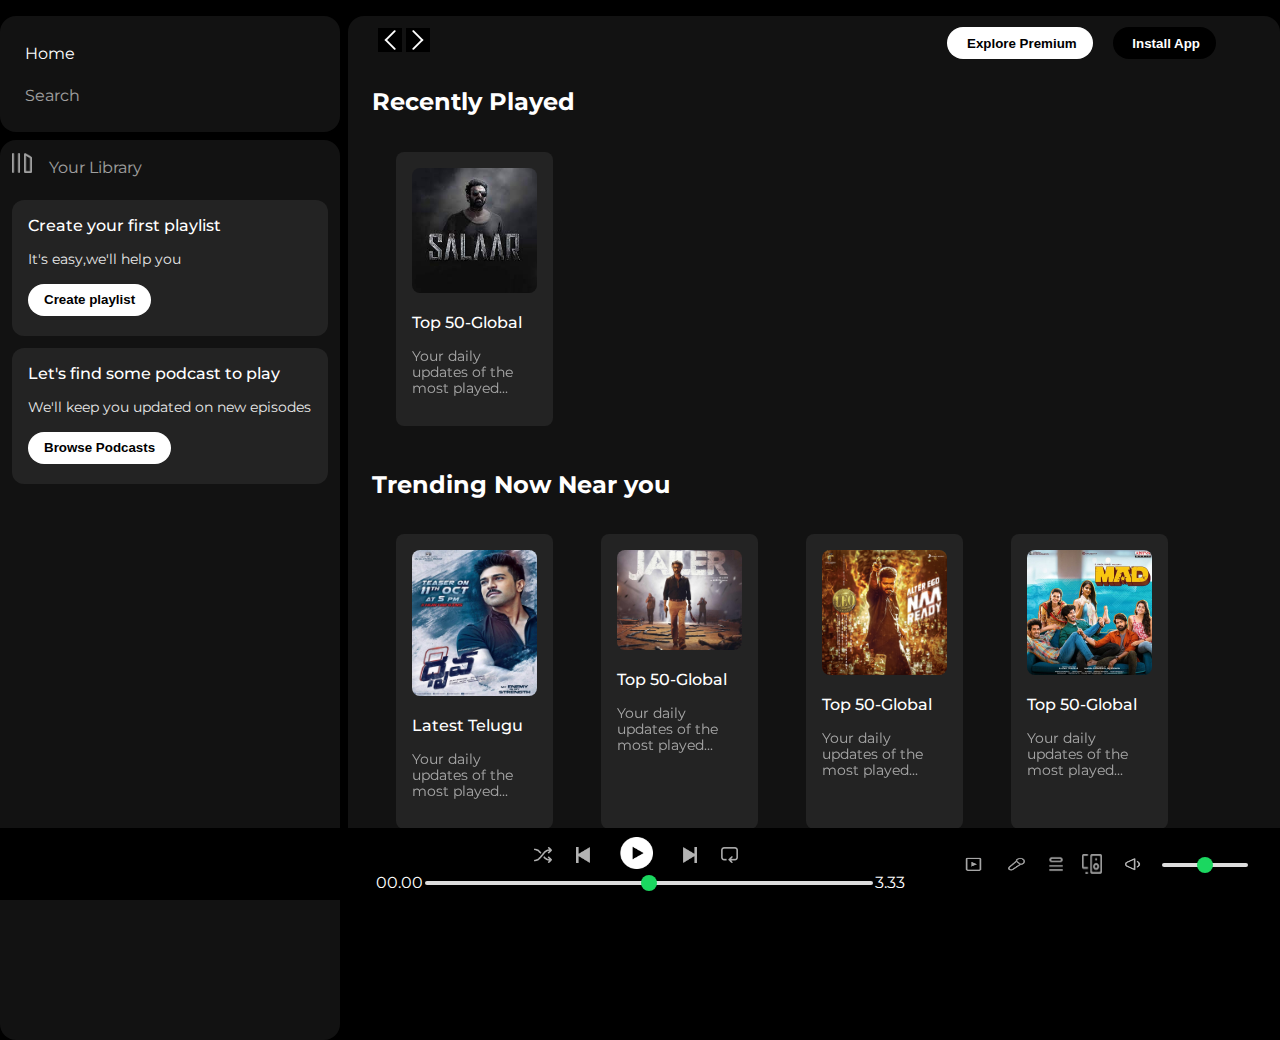
<file: index.html>
<!DOCTYPE html>
<html lang="en">
<head>
    <meta charset="UTF-8">
    <meta name="viewport" content="width=device-width, initial-scale=1.0">
    <title>Spotify-Web player:for everyone</title>
    <link rel="stylesheet" href="./style1.css">
    <link rel="preconnect" href="https://fonts.googleapis.com">
<link rel="preconnect" href="https://fonts.gstatic.com" crossorigin>
<link href="https://fonts.googleapis.com/css2?family=Montserrat:wght@300;400;500;600;700&family=Poppins&display=swap" rel="stylesheet">
    <link rel="stylesheet" href="https://cdnjs.cloudflare.com/ajax/libs/font-awesome/6.5.1/css/all.min.css" integrity="sha512-DTOQO9RWCH3ppGqcWaEA1BIZOC6xxalwEsw9c2QQeAIftl+Vegovlnee1c9QX4TctnWMn13TZye+giMm8e2LwA==" crossorigin="anonymous" referrerpolicy="no-referrer" />
<link rel="icon" href="./logo.png">
</head>
<body>
    <div class="main">
        <div class="sidebar">
            <div class="nav steeve">
                <div class="nav-option" style="opacity:1;">
                    <i class="fa-solid fa-house"></i>
                    <a href="#">Home</a>
                </div>
            
            <div class="nav-option">
            <i class="fa-solid fa-magnifying-glass"></i>
                    <a href="#">Search</a>
                </div>
                </div>
            
                <div class="library">
                 <div class="options">
                    <div class="lib-option nav-option">
                      <img src="./library_icon.png">
                      <a href="#">Your Library</a>
                    </div>
                    <div class="icons">
                        <i class="fa-solid fa-plus"></i>
                        <i class="fa-solid fa-arrow-right"></i>
                    </div>
                 </div>
                 <div class="boxes"></div>   
                <div class="box">
                    <p class="box-p1">Create your first playlist</p>
                    <p class="box-p2">It's easy,we'll help you</p>
                    <button class="badge">Create playlist</button>
                </div>
                <div class="box">
                    <p class="box-p1">Let's find some podcast to play</p>
                    <p class="box-p2">We'll keep you updated on new episodes</p>
                    <button class="badge">Browse Podcasts</button>
                </div>
                </div>

        </div>

        <div class="main-content"> 
             <div class="sticky-nav">
                    <div class="sticky-nav-icons">
                         <img src="./backward_icon (1).png" class="dark-badge">
                         <img src="./forward_icon.png" class="hide dark-badge">
                     </div>
                <div class="sticky-nav-options">
                    <button class="badge nav-items hide"><i class="fa-solid fa-award"></i>&nbsp;Explore Premium</button>
                <button class="badge nav-items dark-badge hide3"><i class="fa-regular fa-circle-down"></i>&nbsp;Install App</button>
                <i class="fa-regular fa-user nav-items dark-badge"></i>
                </div>
                
             </div>
             
            <h2>Recently Played</h2>
                <div class="card-container">
                    <div class="card">
                        <img src="./salaar.jpeg" class="card-img">
                        <p class="card-title">Top 50-Global</p>
                        <p class="card-info">Your daily updates of the most played...</p>
                    </div>
                </div>

                <h2>Trending Now Near you</h2>
                <div class="card-container">
                    <div class="card">
                        <img src="./dhruva.jpg" class="card-img">
                        <p class="card-title">Latest Telugu</p>
                        <p class="card-info">Your daily updates of the most played...</p>
                    </div>

                    <div class="card">
                        <img src="./jailer.jpg" class="card-img">
                        <p class="card-title">Top 50-Global</p>
                        <p class="card-info">Your daily updates of the most played...</p>
                    </div>

                    <div class="card">
                        <img src="./card4img.jpeg" class="card-img">
                        <p class="card-title">Top 50-Global</p>
                        <p class="card-info">Your daily updates of the most played...</p>
                    </div>

                    <div class="card">
                        <img src="./mad.jpg" class="card-img">
                        <p class="card-title">Top 50-Global</p>
                        <p class="card-info">Your daily updates of the most played...</p>
                    </div>

                    <div class="card">
                        <img src="./card3img.jpeg" class="card-img">
                        <p class="card-title">Top 50-Global</p>
                        <p class="card-info">Your daily updates of the most played...</p>
                    </div>

                </div>
              
                <h2>Featured Charts</h2>
                <div class="card-container">
                    <div class="card">
                        <img src="./card5img.jpeg" class="card-img">
                        <p class="card-title">Top Songs-Global</p>
                        <p class="card-info">Your daily updates of the most played...</p>
                    </div>

                    <div class="card">
                        <img src="./card6img.jpeg" class="card-img">
                        <p class="card-title">Top Songs-India</p>
                        <p class="card-info">Your daily updates of the most played...</p>
                    </div>

                    <div class="card">
                        <img src="./card1img.jpeg" class="card-img">
                        <p class="card-title">Top 50-Global</p>
                        <p class="card-info">Your daily updates of the most played...</p>
                    </div>

                </div>
               


       <br><br><br><br><br>

          

        </div>
        <div class="music-player">
            <div class="album hide1">
                
            </div>
            <div class="player">
                <div class="player-controls">
                   <img src="./player_icon1.png" class="player-control-icon">
                   <img src="./player_icon2.png" class="player-control-icon">
                  <button style="background-color:transparent; border:none"><img src="./player_icon3.png" class="player-control-icon" style="height:2rem; opacity:1"></button>
                   <img src="./player_icon4.png" class="player-control-icon">
                   <img src="./player_icon5.png" class="player-control-icon">


                </div>
                <div class="playback-bar">
                <span class="cur-time">00.00</span>
                <input type="range" min="0" max="100" class="progress-bar" step="1">
                <span class="tot-time">3.33</span>
                 </div>
            </div>
            <div class="controls hide2">
                <img src="./controls_icon1.png" class="control-icon" style="height: 30px; width: 30px;"> 
                <img src="./controld_icon2.png" class="control-icon hide1" style="height: 30px; width:30px;">
                <img src="./controls_icon3.png" class="control-icon" style="height: 20px; width:20px; opacity:0.6" >
                <img src="./controls_icon4.png" class="control-icon hide1" style="height: 20px; width:20px; opacity:0.6">
                <img src="./controls_icon5.png" class="control-icon" style="height: 30px; width:30px;">
                <input type="range" min="0" max="100" class="vol-bar">

            </div>


        </div>
    </div>
</body>
</html>
</file>
<file: style1.css>
body{
    font-family: 'Montserrat', sans-serif;

margin: 0;
background-color:#000;
color: #fff;
overflow: hidden;
}

.main{
    display: flex;
    height: 100vh;
}

.sidebar{
    margin-top: 1rem;
    background-color:#000;
    width: 340px;
    border-radius: 1rem;
    margin-right: 0.5rem;
    
}

.main-content{
    margin-top: 1rem;
    background-color: #121212;
    flex: 1;
    border-radius: 1rem;
    overflow:scroll;
    padding: 0 1.5rem 0 1.5rem;
  
}

.music-player{
    background-color: black;
    position: fixed;
    bottom: 0px;
    width: 100%;
    height: 72px;
}

a{
  text-decoration: none;
  color:#fff;  
}

.nav{
    background-color: #121212;
    border-radius: 1rem;
    display: flex;
    flex-direction: column;
    justify-content: center;
    height: 100px;
    padding: 0.5rem 0.75rem;
}

.nav-option{
    line-height: 2.5rem;
    opacity: 0.6;
}


.nav-option i{
    font-size: 1.25rem;
   
   
}

.nav-option a{
    font-size: 1rem;
    margin-left: 0.8rem;
   
}

.nav-option:hover{
    opacity: 1;
}

.library{
    background-color: #121212;
    border-radius: 1rem;
    height: 100%;
    padding: 0.5rem 0.75rem;
    margin-top: 0.5rem;
}

.options{
    display: flex;
    justify-content: space-between;
    align-items: center;
}

.library .options img{
    height: 1.25rem;
    width: 1.25rem;
}

.icons{
    font-size: 1.25rem;
}

.icons i{
opacity: 0.6;
margin-right: 1rem;    
}

.icons i:hover{
    opacity: 1;
}

.box{
    height: 7rem;
   background-color: #232323;
   border-radius: 0.75rem;
   margin: 0.75rem 0 0.75rem 0;
   padding: 0.75rem 1rem;
}

.box-p1{
    margin-top: 0.25rem;
    font-size: 1rem;
    font-weight: 500;
   
}

.box-p2{
    margin-top: 0.25rem;
    font-size: 0.85rem;
    opacity: 0.9;
   
}

.badge{
    background-color: #fff;
    border: none;
    border-radius: 100px;
    padding: 0.25rem 1rem;
    font-weight: 700;
    margin-top: 0.2rem;
    height: 2rem;
    width: fit-content;
}

.dark-badge{
    background-color: #000;
    color: #fff;
    
}

.sticky-nav{
    position:sticky;
    background-color: #121212;
    top: 0;
    display: flex;
    justify-content: space-between;
    align-items: center;
    padding: 0.5rem 0 0.5rem 0;
}

.sticky-nav-options{
    margin-right: 0.5em;
}

.sticky-nav-icons{
    margin-left: 0.4rem;
}

.nav-items{
    margin-right: 1rem;
}

@media(max-width:1000px){
    .hide{
        display: none;
    }
}

.card{
    
    background-color: #232323;
    width: 125px;
    border-radius: 0.5rem;
    padding: 1rem;
    margin:1.5rem;
    margin-top: 1rem;
    
}
.card:hover{
transform: scale(1.05);
}


.card-container{
    display: flex;
   flex-wrap: wrap;
}
.card-img{
    width: 100%;
    border-radius: 0.5rem;
}

.card-title{
    font-weight:500;

}

.card-info{
    font-size: 0.85rem;
    opacity: 0.6;
}


.music-player{
    display: flex;
    justify-content: space-between;
    align-items: center;
}

.album{
    width: 25%;
}

.player{
    width: 50%;
}

.controls{
    width: 25%;
}

.player-control-icon{
    height: 1rem;
    margin-right: 1.5rem;
    opacity: 0.7;
}

.player-control-icon:hover{
    opacity: 1;
}





.player-controls{
    display: flex;
    justify-content: center;
    align-items: center;
    margin-left: 1rem;
    
}

.playback-bar{
    display: flex;
    justify-content: center;
    align-items: center;
}

.progress-bar{
    width: 70%;
    appearance: none;
    background-color: transparent;
    cursor: pointer;
    
}

.progress-bar::-webkit-slider-runnable-track{
    background-color: #ddd;
    height: 0.25rem;
    border-radius: 100px;
   
}

.progress-bar::-webkit-slider-thumb{
    appearance: none;
    border-radius: 50%;
    height: 1rem;
    width: 1rem;
    background-color: #1bd760;
    margin-top: -6px;
}

.controls{
    display: flex;
    justify-content: center;
    align-items: center;
}






.control-icon{
    height: 2rem;
    margin-right: 1rem;
}


.vol-bar{
    width: 30%;
    appearance: none;
    background-color: transparent;
    cursor: pointer;
    margin-bottom: -5px;
    margin-right: 2rem;
}


.vol-bar::-webkit-slider-runnable-track{
    background-color: #ddd;
    height: 0.25rem;
    border-radius: 100px;
    margin-top: -6px;
}




.vol-bar::-webkit-slider-thumb{
    appearance: none;
    border-radius: 50%;
    height: 1rem;
    width: 1rem;
    background-color: #1bd760;
    margin-top: -6px;
    
}


@media(max-width:800px){
    .hide1{
        display: none;
       
    }
   
}


@media(max-width:792px){
    .hide2{
        margin-right: 5rem;
       
    }
   
}

@media(max-width:649px){
    .hide3{
        display: none;
       
    }
   
}

@media(max-width:648px){
    /*.sidebar{
       
        display: flex;
        flex-direction:row;
        flex-wrap: wrap;
       overflow: scroll; 
       
    }*/

    .main{
        display: flex;
        flex-wrap: wrap;
        overflow: scroll;
    }

   
    
   
}

@media(max-width:393px){
    .controls{
        display:none;
       
    }

    .player{
        margin-left: 3rem;
    }

    .steeve{
        position:sticky;
    }
    .main-content{
        margin-top: 1rem;
    }
   
}
</file>
